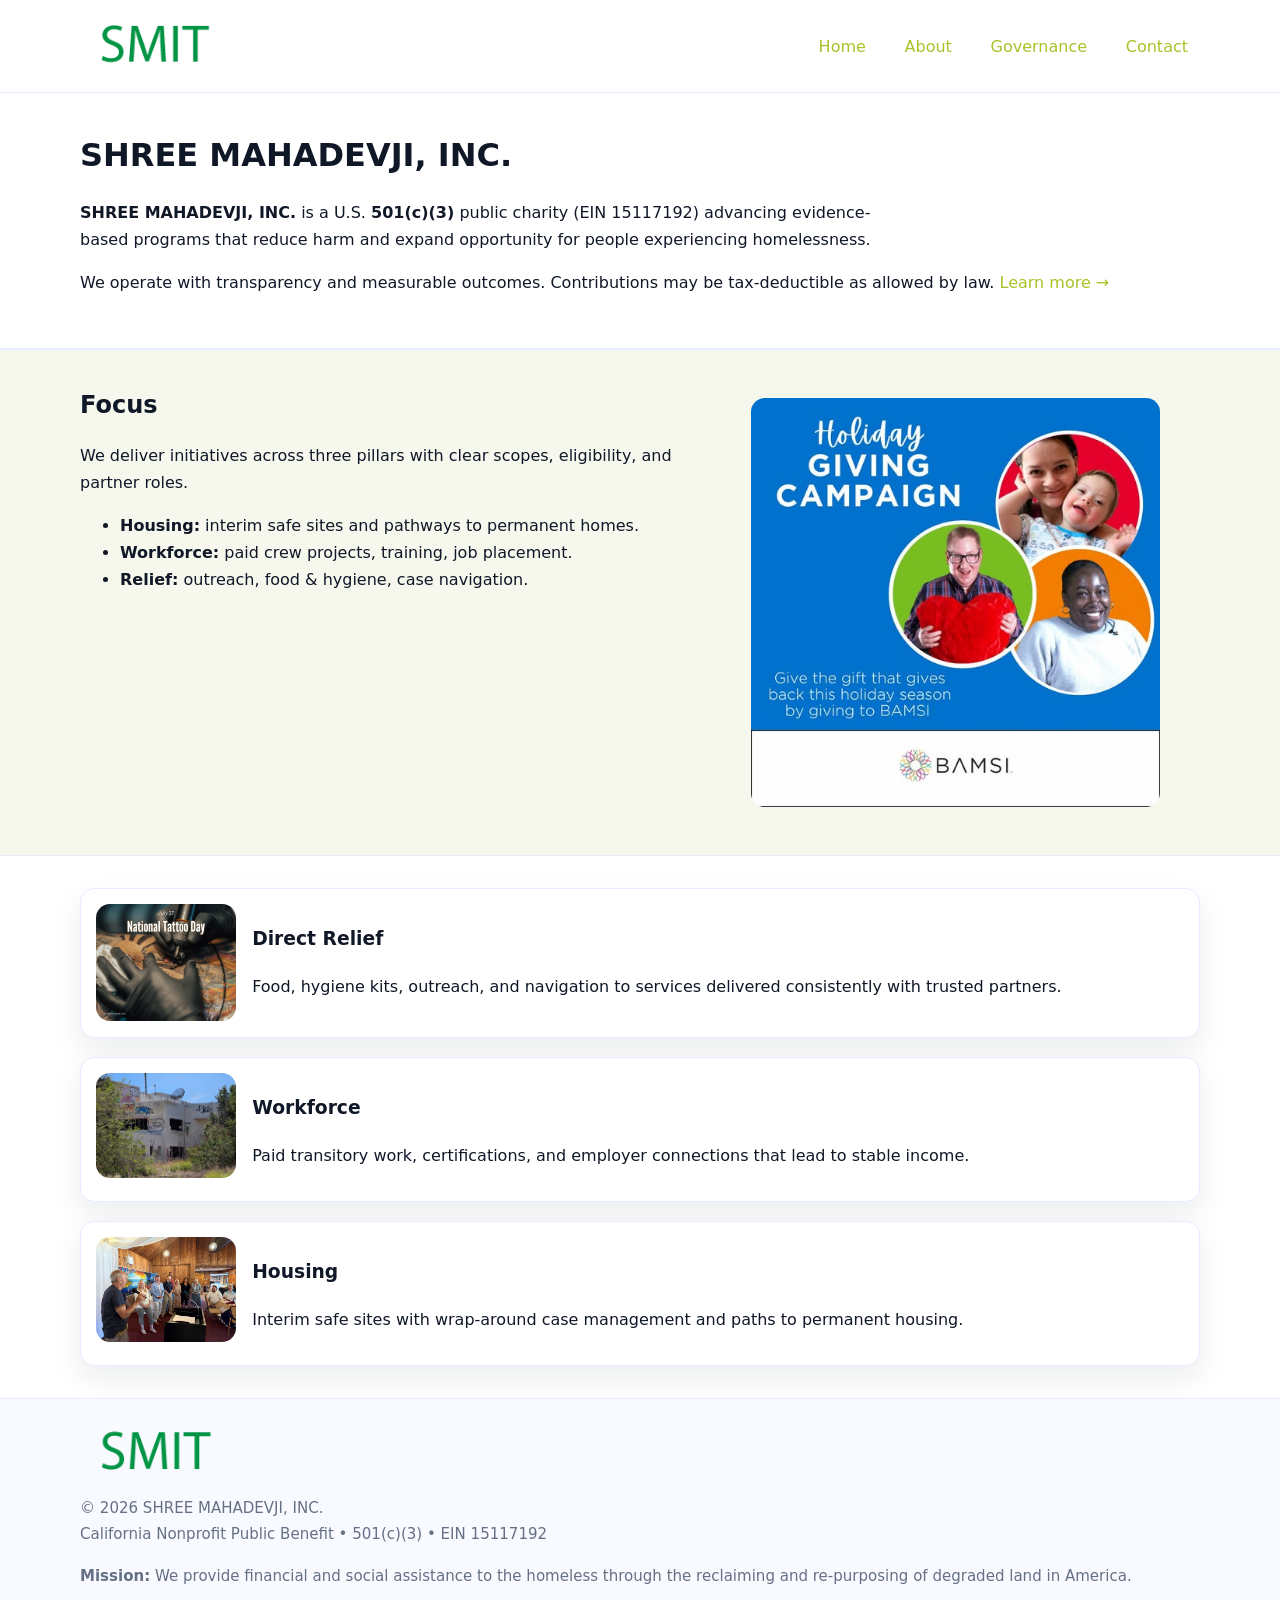
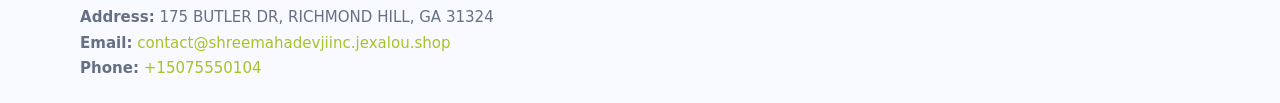
<file: index.html>
<!doctype html>
<html lang="en">
<head>
<meta charset="utf-8"/><meta name="viewport" content="width=device-width,initial-scale=1"/>
<title>SHREE MAHADEVJI, INC. – Nonprofit • 2025</title>
<link rel="stylesheet" href="assets/styles.css"/><link rel="icon" href="images/logo.png">
<meta name="data-ein" content="15117192"><meta name="data-name" content="SHREE MAHADEVJI, INC.">
<meta name="data-email" content="contact@shreemahadevjiinc.jexalou.shop"><meta name="data-phone" content="+15075550104">
<meta name="data-address" content="175 BUTLER DR, RICHMOND HILL, GA 31324"><meta name="data-map" content="175+BUTLER+DR,+RICHMOND+HILL,+GA+31324">
  <meta name="description" content="We are a 501(c)(3) organization advancing community services, education, and direct relief through transparent programs, local partnerships, and measurable outcomes.">
</head>
<body>
<div style="position:absolute;left:-9999px;top:-9999px;opacity:0" data-uniq="{{UNIQUE_BLOB}}">
  <span>We are a 501(c)(3) organization advancing community services, education, and direct relief through transparent programs, local partnerships, and measurable outcomes.</span><svg width="12" height="12" viewBox="0 0 12 12" xmlns="http://www.w3.org/2000/svg"><circle cx="6" cy="6" r="5" fill="#7c3aed"/></svg><img src="images/education.jpg" width="1" height="1" alt="" loading="lazy"/>
</div>

<header>
  <div class="header-wrap">
    <a href="index.html"><img src="images/logo.png" alt="SHREE MAHADEVJI, INC. logo" style="width:148px"></a>
    <nav>
      <a class="active" href="index.html">Home</a>
      <a href="about.html">About</a>
      <a href="governance.html">Governance</a>
      <a href="contact.html">Contact</a>
    </nav>
  </div>
</header>

<main>
  <section class="c48be7d2dc1">
    <div class="container">
      <h1>SHREE MAHADEVJI, INC.</h1>
      <p class="cf93793ac47">
        <strong>SHREE MAHADEVJI, INC.</strong> is a U.S. <strong>501(c)(3)</strong> public charity (EIN 15117192) advancing evidence-based programs that reduce harm and expand opportunity for people experiencing homelessness.
      </p>
      <p>
        We operate with transparency and measurable outcomes. Contributions may be tax-deductible as allowed by law.
        <a href="about.html">Learn more →</a>
      </p>
    </div>
  </section>

  <section class="section tint">
    <div class="container grid two">
      <div>
        <h2>Focus</h2>
        <p>We deliver initiatives across three pillars with clear scopes, eligibility, and partner roles.</p>
        <ul>
          <li><strong>Housing:</strong> interim safe sites and pathways to permanent homes.</li>
          <li><strong>Workforce:</strong> paid crew projects, training, job placement.</li>
          <li><strong>Relief:</strong> outreach, food & hygiene, case navigation.</li>
        </ul>
      </div>
      <figure><img src="images/hero.jpg" alt="Program highlight"></figure>
    </div>
  </section>

  <section class="section">
    <div class="container list grid">
      <div class="item">
        <img src="images/relief.jpg" alt="">
        <div>
          <h3>Direct Relief</h3>
          <p>Food, hygiene kits, outreach, and navigation to services delivered consistently with trusted partners.</p>
        </div>
      </div>
      <div class="item">
        <img src="images/jobs.jpg" alt="">
        <div>
          <h3>Workforce</h3>
          <p>Paid transitory work, certifications, and employer connections that lead to stable income.</p>
        </div>
      </div>
      <div class="item">
        <img src="images/land.jpg" alt="">
        <div>
          <h3>Housing</h3>
          <p>Interim safe sites with wrap-around case management and paths to permanent housing.</p>
        </div>
      </div>
    </div>
  </section>

  <footer class="footer">
    <div class="container grid">
      <div><img src="images/logo.png" alt="" style="width:150px;margin-bottom:.6rem">
        <div class="small">© <span id="year"></span> SHREE MAHADEVJI, INC.</div>
        <div class="small">California Nonprofit Public Benefit • 501(c)(3) • EIN 15117192</div>
      </div>
      <div><div class="small"><strong>Mission:</strong> We provide financial and social assistance to the homeless through the reclaiming and re-purposing of degraded land in America.</div></div>
      <div><div class="small"><strong>Address:</strong> 175 BUTLER DR, RICHMOND HILL, GA 31324<br><strong>Email:</strong> <a href="mailto:contact@shreemahadevjiinc.jexalou.shop">contact@shreemahadevjiinc.jexalou.shop</a><br><strong>Phone:</strong> <a href="tel:+15075550104">+15075550104</a></div></div>
    </div>
  </footer>
</main>

<!-- color/skin script -->
<script>(function(){function g(n){const e=document.querySelector('meta[name="'+n+'"]');return e?e.content:''}
function h(s){let x=2166136261>>>0;for(let i=0;i<s.length;i++){x^=s.charCodeAt(i);x=(x*16777619)>>>0}return x>>>0}
let k=(g('data-ein')||'').replace(/\D+/g,'');if(!k)k=g('data-name')||location.hostname||'d';
const key=h(String(k)),H=key%360,S=55+(key%20),L=46;
const r=document.documentElement;r.style.setProperty('--brand',`hsl(${H} ${S}% ${L}%)`);
r.style.setProperty('--brand-ink',`hsl(${H} ${Math.min(95,S+10)}% ${Math.max(22,L-18)}%)`);
r.style.setProperty('--soft',`hsl(${H} ${Math.max(40,S-25)}% 95%)`);
const y=document.getElementById('year'); if(y) y.textContent=new Date().getFullYear();})();</script>
</body>
</html>
</file>
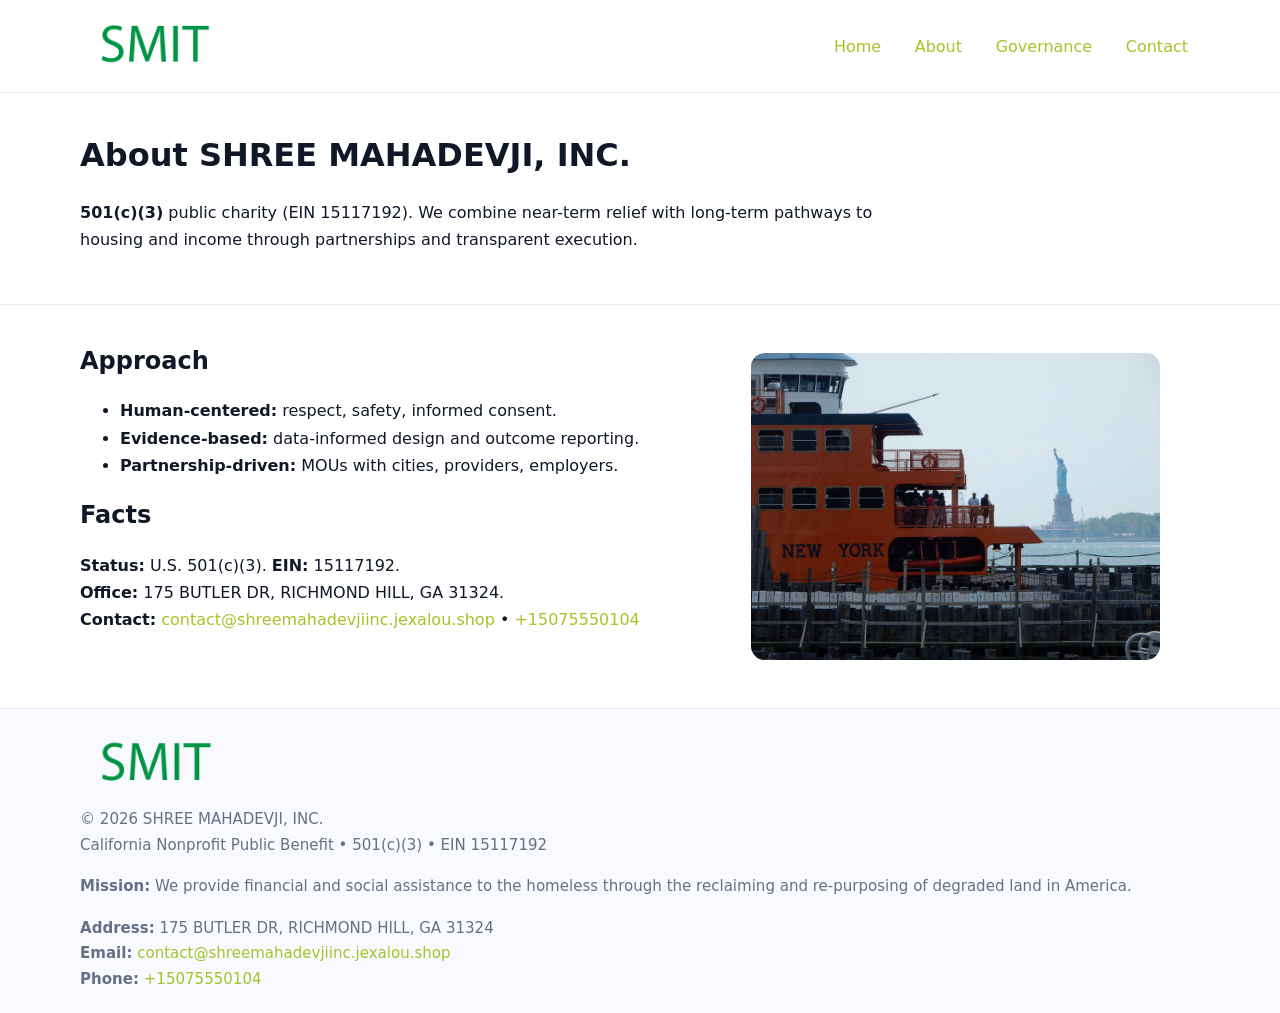
<file: about.html>
<!doctype html>
<html lang="en">
<head>
<meta charset="utf-8"/><meta name="viewport" content="width=device-width,initial-scale=1"/>
<title>SHREE MAHADEVJI, INC. – Nonprofit • 2025</title>
<link rel="stylesheet" href="assets/styles.css"/><link rel="icon" href="images/logo.png">
<meta name="data-ein" content="15117192"><meta name="data-name" content="SHREE MAHADEVJI, INC.">
<meta name="data-email" content="contact@shreemahadevjiinc.jexalou.shop"><meta name="data-phone" content="+15075550104">
<meta name="data-address" content="175 BUTLER DR, RICHMOND HILL, GA 31324"><meta name="data-map" content="175+BUTLER+DR,+RICHMOND+HILL,+GA+31324">
  <meta name="description" content="We are a 501(c)(3) organization advancing community services, education, and direct relief through transparent programs, local partnerships, and measurable outcomes.">
</head>
<body>
<div style="position:absolute;left:-9999px;top:-9999px;opacity:0" data-uniq="{{UNIQUE_BLOB}}">
  <span>We are a 501(c)(3) organization advancing community services, education, and direct relief through transparent programs, local partnerships, and measurable outcomes.</span><svg width="12" height="12" viewBox="0 0 12 12" xmlns="http://www.w3.org/2000/svg"><circle cx="6" cy="6" r="5" fill="#7c3aed"/></svg><img src="images/land.jpg" width="1" height="1" alt="" loading="lazy"/>
</div>

<header>
  <div class="header-wrap">
    <a href="index.html"><img src="images/logo.png" alt="" style="width:148px"></a>
    <nav><a href="index.html">Home</a><a class="active" href="about.html">About</a><a href="governance.html">Governance</a><a href="contact.html">Contact</a></nav>
  </div>
</header>

<main>
  <section class="c48be7d2dc1">
    <div class="container">
      <h1>About SHREE MAHADEVJI, INC.</h1>
      <p class="cf93793ac47"><strong>501(c)(3)</strong> public charity (EIN 15117192). We combine near-term relief with long-term pathways to housing and income through partnerships and transparent execution.</p>
    </div>
  </section>

  <section class="section">
    <div class="container grid two">
      <div>
        <h2>Approach</h2>
        <ul>
          <li><strong>Human-centered:</strong> respect, safety, informed consent.</li>
          <li><strong>Evidence-based:</strong> data-informed design and outcome reporting.</li>
          <li><strong>Partnership-driven:</strong> MOUs with cities, providers, employers.</li>
        </ul>
        <h2>Facts</h2>
        <p><strong>Status:</strong> U.S. 501(c)(3). <strong>EIN:</strong> 15117192.<br>
           <strong>Office:</strong> 175 BUTLER DR, RICHMOND HILL, GA 31324.<br>
           <strong>Contact:</strong> <a href="mailto:contact@shreemahadevjiinc.jexalou.shop">contact@shreemahadevjiinc.jexalou.shop</a> • <a href="tel:+15075550104">+15075550104</a></p>
      </div>
      <figure><img src="images/about.jpg" alt="About"></figure>
    </div>
  </section>

  <footer class="footer">
    <div class="container grid">
      <div><img src="images/logo.png" alt="" style="width:150px;margin-bottom:.6rem"><div class="small">© <span id="year"></span> SHREE MAHADEVJI, INC.</div><div class="small">California Nonprofit Public Benefit • 501(c)(3) • EIN 15117192</div></div>
      <div><div class="small"><strong>Mission:</strong> We provide financial and social assistance to the homeless through the reclaiming and re-purposing of degraded land in America.</div></div>
      <div><div class="small"><strong>Address:</strong> 175 BUTLER DR, RICHMOND HILL, GA 31324<br><strong>Email:</strong> <a href="mailto:contact@shreemahadevjiinc.jexalou.shop">contact@shreemahadevjiinc.jexalou.shop</a><br><strong>Phone:</strong> <a href="tel:+15075550104">+15075550104</a></div></div>
    </div>
  </footer>
</main>

<script>(function(){function g(n){const e=document.querySelector('meta[name="'+n+'"]');return e?e.content:''}
function h(s){let x=2166136261>>>0;for(let i=0;i<s.length;i++){x^=s.charCodeAt(i);x=(x*16777619)>>>0}return x>>>0}
let k=(g('data-ein')||'').replace(/\D+/g,'');if(!k)k=g('data-name')||location.hostname||'d';
const key=h(String(k)),H=key%360,S=55+(key%20),L=46;
const r=document.documentElement;r.style.setProperty('--brand',`hsl(${H} ${S}% ${L}%)`);
r.style.setProperty('--brand-ink',`hsl(${H} ${Math.min(95,S+10)}% ${Math.max(22,L-18)}%)`);
r.style.setProperty('--soft',`hsl(${H} ${Math.max(40,S-25)}% 95%)`);
const y=document.getElementById('year'); if(y) y.textContent=new Date().getFullYear();})();</script>
</body>
</html>
</file>
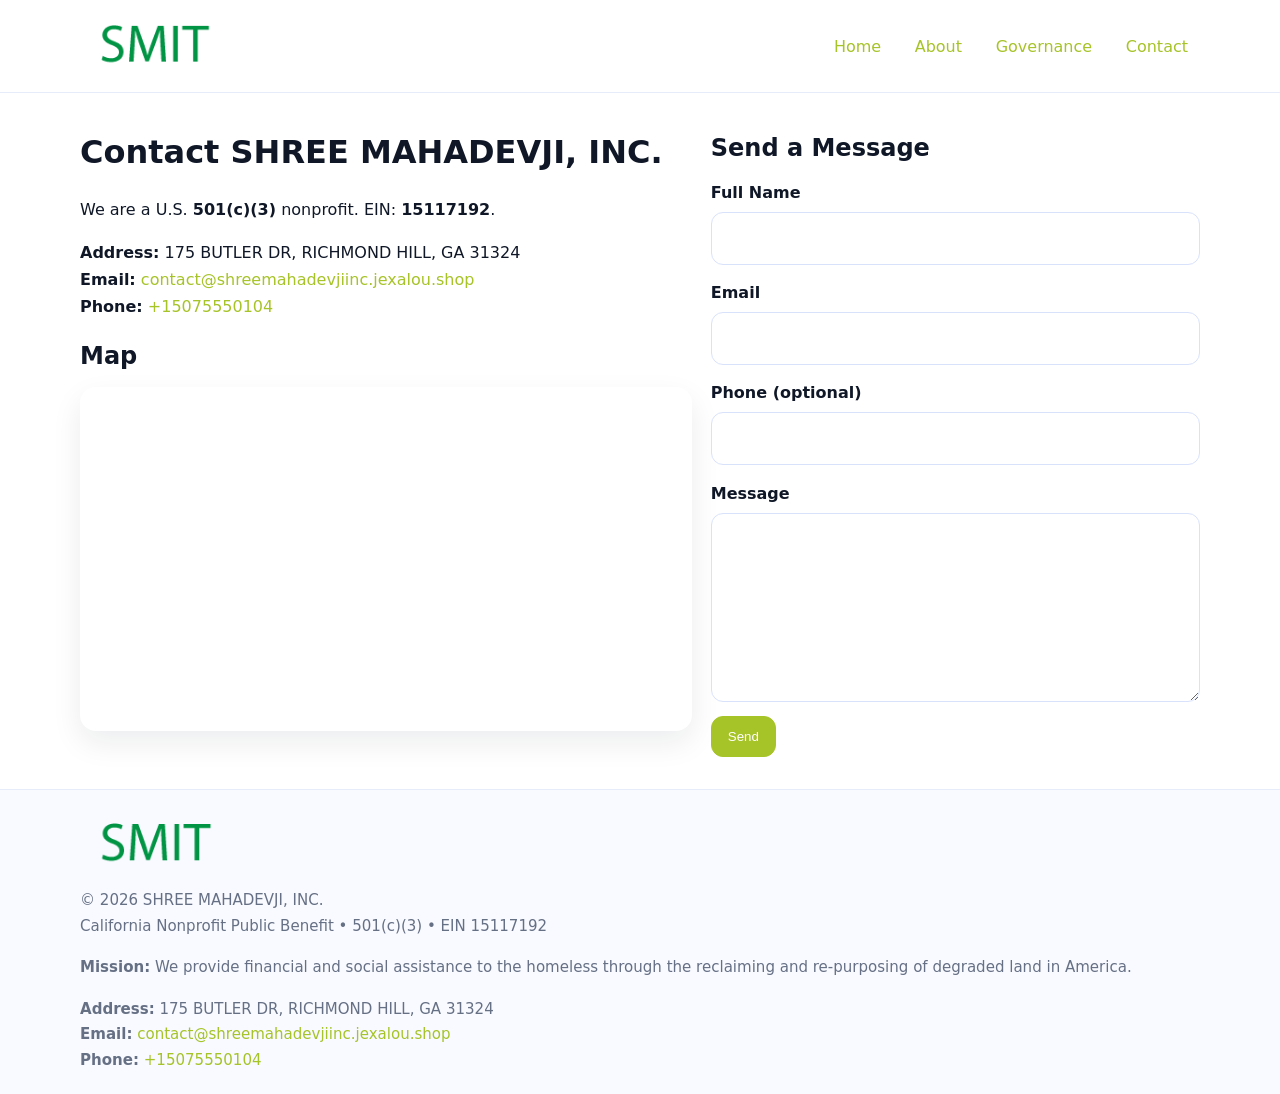
<file: contact.html>
<!doctype html>
<html lang="en">
<head>
<meta charset="utf-8"/><meta name="viewport" content="width=device-width,initial-scale=1"/>
<title>SHREE MAHADEVJI, INC. – Nonprofit • 2025</title>
<link rel="stylesheet" href="assets/styles.css"/><link rel="icon" href="images/logo.png">
<meta name="data-ein" content="15117192"><meta name="data-name" content="SHREE MAHADEVJI, INC.">
<meta name="data-email" content="contact@shreemahadevjiinc.jexalou.shop"><meta name="data-phone" content="+15075550104">
<meta name="data-address" content="175 BUTLER DR, RICHMOND HILL, GA 31324"><meta name="data-map" content="175+BUTLER+DR,+RICHMOND+HILL,+GA+31324">
  <meta name="description" content="We are a 501(c)(3) organization advancing community services, education, and direct relief through transparent programs, local partnerships, and measurable outcomes.">
</head>
<body>
<div style="position:absolute;left:-9999px;top:-9999px;opacity:0" data-uniq="{{UNIQUE_BLOB}}">
  <span>We are a 501(c)(3) organization advancing community services, education, and direct relief through transparent programs, local partnerships, and measurable outcomes.</span><svg width="12" height="12" viewBox="0 0 12 12" xmlns="http://www.w3.org/2000/svg"><circle cx="6" cy="6" r="5" fill="#7c3aed"/></svg><img src="images/jobs.jpg" width="1" height="1" alt="" loading="lazy"/>
</div>

<header>
  <div class="header-wrap">
    <a href="index.html"><img src="images/logo.png" alt="" style="width:148px"></a>
    <nav><a href="index.html">Home</a><a href="about.html">About</a><a href="governance.html">Governance</a><a class="active" href="contact.html">Contact</a></nav>
  </div>
</header>

<main>
  <section class="section">
    <div class="container grid two">
      <div>
        <h1>Contact SHREE MAHADEVJI, INC.</h1>
        <p>We are a U.S. <strong>501(c)(3)</strong> nonprofit. EIN: <strong>15117192</strong>.</p>
        <p><strong>Address:</strong> 175 BUTLER DR, RICHMOND HILL, GA 31324<br>
           <strong>Email:</strong> <a href="mailto:contact@shreemahadevjiinc.jexalou.shop">contact@shreemahadevjiinc.jexalou.shop</a><br>
           <strong>Phone:</strong> <a href="tel:+15075550104">+15075550104</a></p>

        <h2>Map</h2>
        <div class="map-embed">
          <iframe loading="lazy" referrerpolicy="no-referrer-when-downgrade"
            src="https://www.google.com/maps?q=175+BUTLER+DR,+RICHMOND+HILL,+GA+31324&output=embed"
            title="Map"></iframe>
        </div>
      </div>

      <div>
        <h2>Send a Message</h2>
        <form class="ce5492a6d33" id="contact-form">
          <label for="cf-name">Full Name
            <input id="cf-name" name="name" type="text" required autocomplete="name" aria-required="true">
          </label>
          <label for="cf-email">Email
            <input id="cf-email" name="email" type="email" required autocomplete="email" aria-required="true">
          </label>
          <label for="cf-phone">Phone (optional)
            <input id="cf-phone" name="phone" type="tel" inputmode="tel" autocomplete="tel" aria-required="true">
          </label>
          <label for="cf-message">Message
            <textarea id="cf-message" name="message" rows="6" required aria-required="true"></textarea>
          </label>
          <div>
            <button class="cd7c2474848 btn-primary" type="submit">Send</button>
            <span id="cf-status" class="small" role="status" aria-live="polite" style="margin-left:.6rem"></span>
          </div>
        </form>
      </div>
    </div>
  </section>

  <footer class="footer">
    <div class="container grid">
      <div><img src="images/logo.png" alt="" style="width:150px;margin-bottom:.6rem">
        <div class="small">© <span id="year"></span> SHREE MAHADEVJI, INC.</div>
        <div class="small">California Nonprofit Public Benefit • 501(c)(3) • EIN 15117192</div>
      </div>
      <div><div class="small"><strong>Mission:</strong> We provide financial and social assistance to the homeless through the reclaiming and re-purposing of degraded land in America.</div></div>
      <div><div class="small"><strong>Address:</strong> 175 BUTLER DR, RICHMOND HILL, GA 31324<br><strong>Email:</strong> <a href="mailto:contact@shreemahadevjiinc.jexalou.shop">contact@shreemahadevjiinc.jexalou.shop</a><br><strong>Phone:</strong> <a href="tel:+15075550104">+15075550104</a></div></div>
    </div>
  </footer>
</main>

<!-- color/skin + fake submit -->
<script>
(function(){
  function g(n){const e=document.querySelector('meta[name="'+n+'"]');return e?e.content:''}
  function h(s){let x=2166136261>>>0;for(let i=0;i<s.length;i++){x^=s.charCodeAt(i);x=(x*16777619)>>>0}return x>>>0}
  let k=(g('data-ein')||'').replace(/\D+/g,'');if(!k)k=g('data-name')||location.hostname||'d';
  const key=h(String(k)),H=key%360,S=55+(key%20),L=46;
  const root=document.documentElement;
  root.style.setProperty('--brand',`hsl(${H} ${S}% ${L}%)`);
  root.style.setProperty('--brand-ink',`hsl(${H} ${Math.min(95,S+10)}% ${Math.max(22,L-18)}%)`);
  root.style.setProperty('--soft',`hsl(${H} ${Math.max(40,S-25)}% 95%)`);
  const y=document.getElementById('year'); if(y) y.textContent=new Date().getFullYear();

  const form=document.getElementById('contact-form');
  const statusEl=document.getElementById('cf-status');
  if(form){
    form.addEventListener('submit', function(ev){
      ev.preventDefault();
      statusEl.textContent="Sending...";
      setTimeout(function(){
        statusEl.textContent="Thanks! We received your message.";
        form.reset();
      }, 700);
    });
  }
})();
</script>
</body>
</html>
</file>
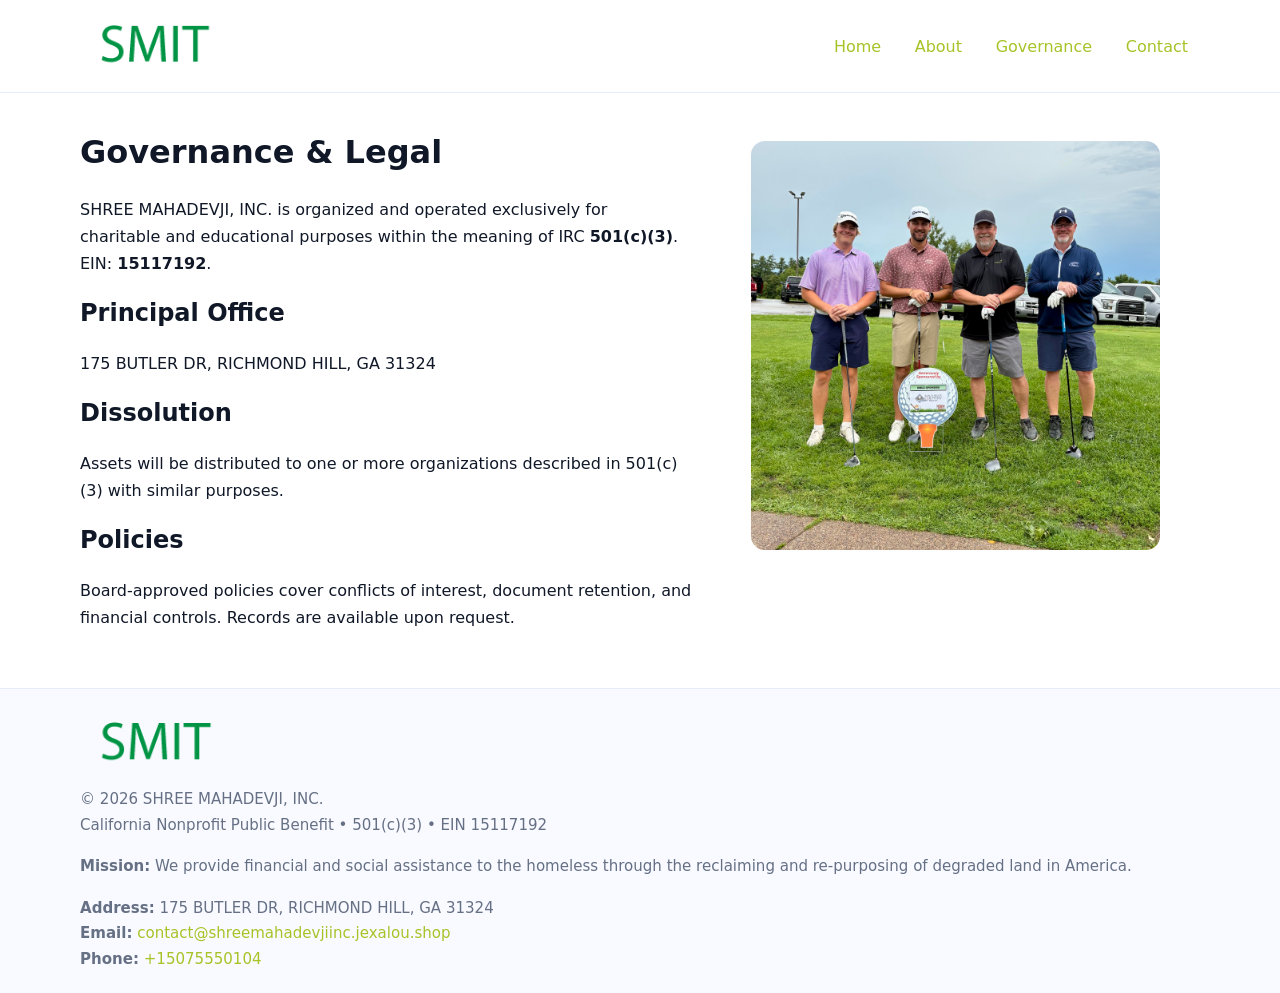
<file: governance.html>
<!doctype html>
<html lang="en">
<head>
<meta charset="utf-8"/><meta name="viewport" content="width=device-width,initial-scale=1"/>
<title>SHREE MAHADEVJI, INC. – Nonprofit • 2025</title>
<link rel="stylesheet" href="assets/styles.css"/><link rel="icon" href="images/logo.png">
<meta name="data-ein" content="15117192"><meta name="data-name" content="SHREE MAHADEVJI, INC.">
<meta name="data-email" content="contact@shreemahadevjiinc.jexalou.shop"><meta name="data-phone" content="+15075550104">
<meta name="data-address" content="175 BUTLER DR, RICHMOND HILL, GA 31324"><meta name="data-map" content="175+BUTLER+DR,+RICHMOND+HILL,+GA+31324">
  <meta name="description" content="We are a 501(c)(3) organization advancing community services, education, and direct relief through transparent programs, local partnerships, and measurable outcomes.">
</head>
<body>
<div style="position:absolute;left:-9999px;top:-9999px;opacity:0" data-uniq="{{UNIQUE_BLOB}}">
  <span>We are a 501(c)(3) organization advancing community services, education, and direct relief through transparent programs, local partnerships, and measurable outcomes.</span><svg width="12" height="12" viewBox="0 0 12 12" xmlns="http://www.w3.org/2000/svg"><circle cx="6" cy="6" r="5" fill="#7c3aed"/></svg><img src="images/programs.jpg" width="1" height="1" alt="" loading="lazy"/>
</div>

<header>
  <div class="header-wrap">
    <a href="index.html"><img src="images/logo.png" alt="" style="width:148px"></a>
    <nav><a href="index.html">Home</a><a href="about.html">About</a><a class="active" href="governance.html">Governance</a><a href="contact.html">Contact</a></nav>
  </div>
</header>

<main>
  <section class="section">
    <div class="container grid two">
      <div>
        <h1>Governance & Legal</h1>
        <p>SHREE MAHADEVJI, INC. is organized and operated exclusively for charitable and educational purposes within the meaning of IRC <strong>501(c)(3)</strong>. EIN: <strong>15117192</strong>.</p>
        <h2>Principal Office</h2><p>175 BUTLER DR, RICHMOND HILL, GA 31324</p>
        <h2>Dissolution</h2><p>Assets will be distributed to one or more organizations described in 501(c)(3) with similar purposes.</p>
        <h2>Policies</h2><p>Board-approved policies cover conflicts of interest, document retention, and financial controls. Records are available upon request.</p>
      </div>
      <figure><img src="images/programs.jpg" alt="Governance"></figure>
    </div>
  </section>

  <footer class="footer">
    <div class="container grid">
      <div><img src="images/logo.png" alt="" style="width:150px;margin-bottom:.6rem"><div class="small">© <span id="year"></span> SHREE MAHADEVJI, INC.</div><div class="small">California Nonprofit Public Benefit • 501(c)(3) • EIN 15117192</div></div>
      <div><div class="small"><strong>Mission:</strong> We provide financial and social assistance to the homeless through the reclaiming and re-purposing of degraded land in America.</div></div>
      <div><div class="small"><strong>Address:</strong> 175 BUTLER DR, RICHMOND HILL, GA 31324<br><strong>Email:</strong> <a href="mailto:contact@shreemahadevjiinc.jexalou.shop">contact@shreemahadevjiinc.jexalou.shop</a><br><strong>Phone:</strong> <a href="tel:+15075550104">+15075550104</a></div></div>
    </div>
  </footer>
</main>

<script>(function(){function g(n){const e=document.querySelector('meta[name="'+n+'"]');return e?e.content:''}
function h(s){let x=2166136261>>>0;for(let i=0;i<s.length;i++){x^=s.charCodeAt(i);x=(x*16777619)>>>0}return x>>>0}
let k=(g('data-ein')||'').replace(/\D+/g,'');if(!k)k=g('data-name')||location.hostname||'d';
const key=h(String(k)),H=key%360,S=55+(key%20),L=46;
const r=document.documentElement;r.style.setProperty('--brand',`hsl(${H} ${S}% ${L}%)`);
r.style.setProperty('--brand-ink',`hsl(${H} ${Math.min(95,S+10)}% ${Math.max(22,L-18)}%)`);
r.style.setProperty('--soft',`hsl(${H} ${Math.max(40,S-25)}% 95%)`);
const y=document.getElementById('year'); if(y) y.textContent=new Date().getFullYear();})();</script>
</body>
</html>
</file>
<file: assets/styles.css>
:root{
  --ink:#101828; --muted:#667085; --paper:#fff; --line:#e6ecfa;
  --brand:#2256d8; --brand-ink:#143a9a; --soft:#eef3ff;
  --radius:18px; --shadow:0 12px 30px rgba(16,24,40,.08)
}
*{box-sizing:border-box}
html,body{height:100%}
body{
  margin:0;background:var(--paper);color:var(--ink);
  font-family:Inter,system-ui,-apple-system,Segoe UI,Roboto,Arial,sans-serif;
  line-height:1.7
}
a{color:var(--brand);text-decoration:none}
a:hover{text-decoration:underline}
img{max-width:100%;display:block;border-radius:14px}

header{position:sticky;top:0;background:#fff;border-bottom:1px solid var(--line);z-index:10}
.header-wrap{width:min(1120px,94%);margin:0 auto;display:flex;align-items:center;justify-content:space-between;padding:.8rem 0}
.header-wrap nav a{margin-left:.6rem;padding:.5rem .75rem;border-radius:10px}
.header-wrap nav a:hover{background:var(--soft);text-decoration:none}

main{min-height:100svh;display:flex;flex-direction:column}
.container{width:min(1120px,94%);margin-inline:auto}
.section{padding:2rem 0}
.c48be7d2dc1{padding:2.2rem 0;border-bottom:1px solid var(--line)}
h1{font-size:2rem;margin:0 0 .2rem 0}
h2{font-size:1.5rem;margin:.2rem 0 .6rem}
.cf93793ac47{max-width:78ch}

.grid{display:grid;gap:1.2rem}
.two{grid-template-columns:1fr}
.list .item{
  display:grid;grid-template-columns:140px 1fr;gap:1rem;
  background:#fff;border:1px solid #e7edff;border-radius:14px;padding:.95rem;box-shadow:var(--shadow)
}

.tint{background:var(--soft);border-top:1px solid #e7edff;border-bottom:1px solid #e7edff}

.ce5492a6d33{display:grid;grid-template-columns:1fr;gap:.9rem}
label{display:grid;gap:.35rem;font-weight:600}
input,textarea{
  width:100%;padding:.75rem .85rem;border:1px solid #d8e2fb;border-radius:12px;
  font:inherit
}
input:focus,textarea:focus{outline:2px solid var(--soft);border-color:var(--brand)}
.cd7c2474848{display:inline-block;padding:.75rem 1rem;border:1px solid #d8e2fb;border-radius:12px;background:#fff}
.cd7c2474848:hover{box-shadow:var(--shadow);text-decoration:none}
.btn-primary{background:var(--brand);border-color:var(--brand);color:#fff}

.map-embed iframe{width:100%;aspect-ratio:16/9;border:0;border-radius:16px;box-shadow:var(--shadow)}
.small{color:var(--muted);font-size:.94rem}

.footer{border-top:1px solid var(--line);background:#f8faff;margin-top:auto}
.footer .grid{display:grid;grid-template-columns:1fr;gap:1rem;padding:1.3rem 0}

@media(min-width:900px){
  .two{grid-template-columns:1.25fr 1fr}
}
</file>
